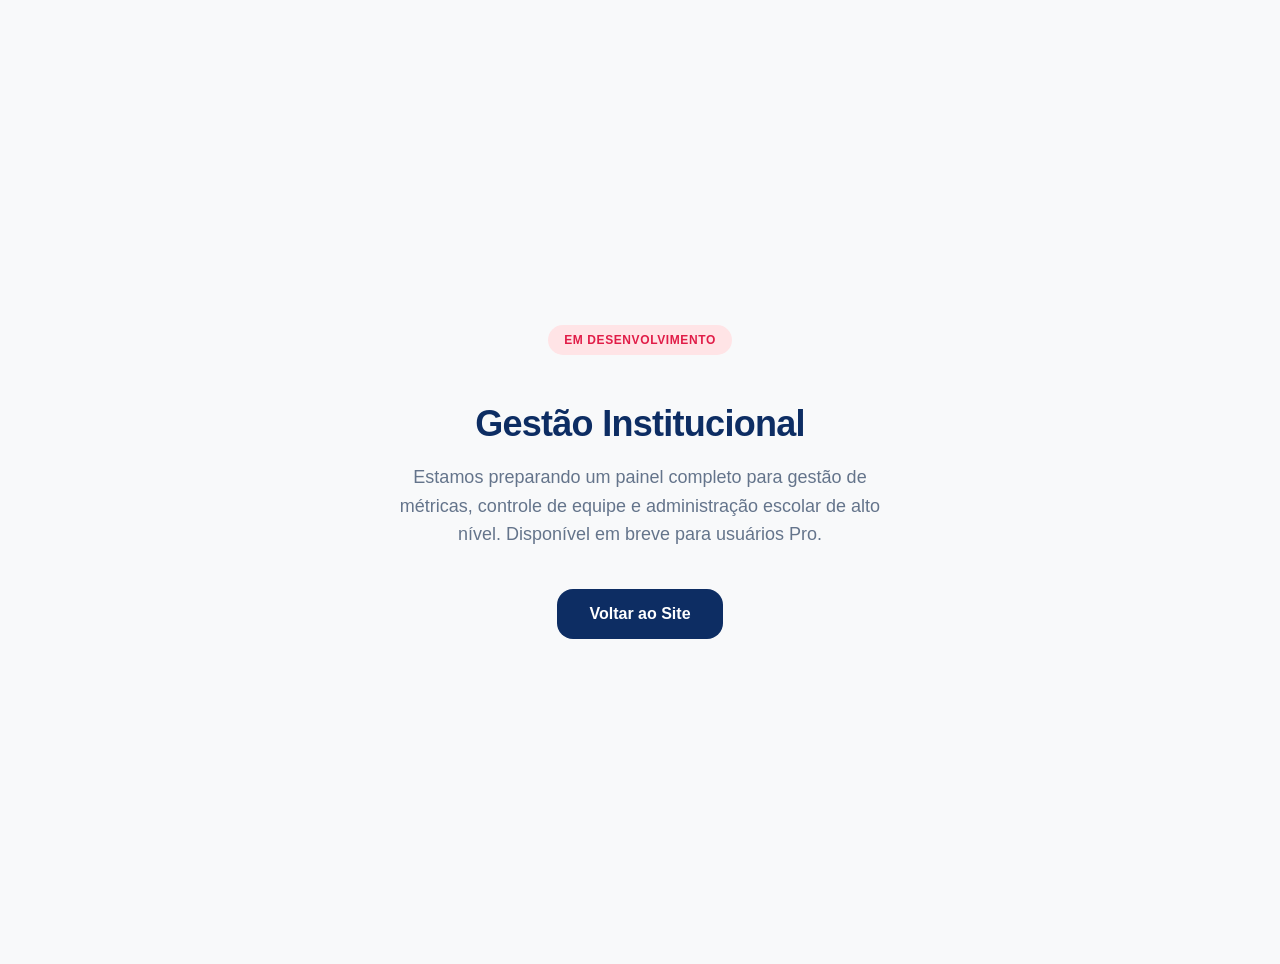
<file: escola/index.html>
<!DOCTYPE html>
<html lang="pt-BR">
<head>
    <meta charset="UTF-8">
    <meta name="viewport" content="width=device-width, initial-scale=1.0">
    <meta http-equiv="Content-Security-Policy" content="default-src 'self'; script-src 'self' 'unsafe-inline' https://cdn.tailwindcss.com; style-src 'self' 'unsafe-inline' https://fonts.googleapis.com; font-src 'self' https://fonts.gstatic.com;">
    <title>Em Desenvolvimento | Chamada Fácil Pro</title>
    <!-- Fonts -->
    <link rel="preconnect" href="https://fonts.googleapis.com">
    <link rel="preconnect" href="https://fonts.gstatic.com" crossorigin>
    <link href="https://fonts.googleapis.com/css2?family=Inter:wght@400;500;600&family=Manrope:wght@700;800&display=swap" rel="stylesheet">
    <style>
        :root {
            --primary: #0d2d63;
            --text-muted: #64748b;
            --bg-body: #f8f9fa;
        }
        body {
            font-family: 'Inter', sans-serif;
            background-color: var(--bg-body);
            color: var(--primary);
            margin: 0;
            display: flex;
            align-items: center;
            justify-content: center;
            min-height: 100vh;
            text-align: center;
            padding: 2rem;
        }
        .container {
            max-width: 500px;
        }
        h1 {
            font-family: 'Manrope', sans-serif;
            font-weight: 800;
            font-size: 2.25rem;
            margin-bottom: 1rem;
            letter-spacing: -0.02em;
        }
        p {
            color: var(--text-muted);
            font-size: 1.125rem;
            line-height: 1.6;
            margin-bottom: 2.5rem;
        }
        .badge {
            display: inline-block;
            background: #ffe4e6;
            color: #e11d48;
            padding: 0.5rem 1rem;
            border-radius: 99px;
            font-size: 0.75rem;
            font-weight: 800;
            text-transform: uppercase;
            letter-spacing: 0.05em;
            margin-bottom: 1.5rem;
        }
        .btn-back {
            display: inline-block;
            padding: 1rem 2rem;
            background: var(--primary);
            color: white;
            text-decoration: none;
            border-radius: 1rem;
            font-weight: 700;
            transition: all 0.2s;
        }
        .btn-back:hover {
            transform: translateY(-2px);
            box-shadow: 0 10px 15px -3px rgba(13, 45, 99, 0.2);
        }
    </style>
</head>
<body>
    <div class="container">
        <div class="badge">Em desenvolvimento</div>
        <h1>Gestão Institucional</h1>
        <p>Estamos preparando um painel completo para gestão de métricas, controle de equipe e administração escolar de alto nível. Disponível em breve para usuários Pro.</p>
        <a href="../index.html" class="btn-back">Voltar ao Site</a>
    </div>
</body>
</html>
</file>
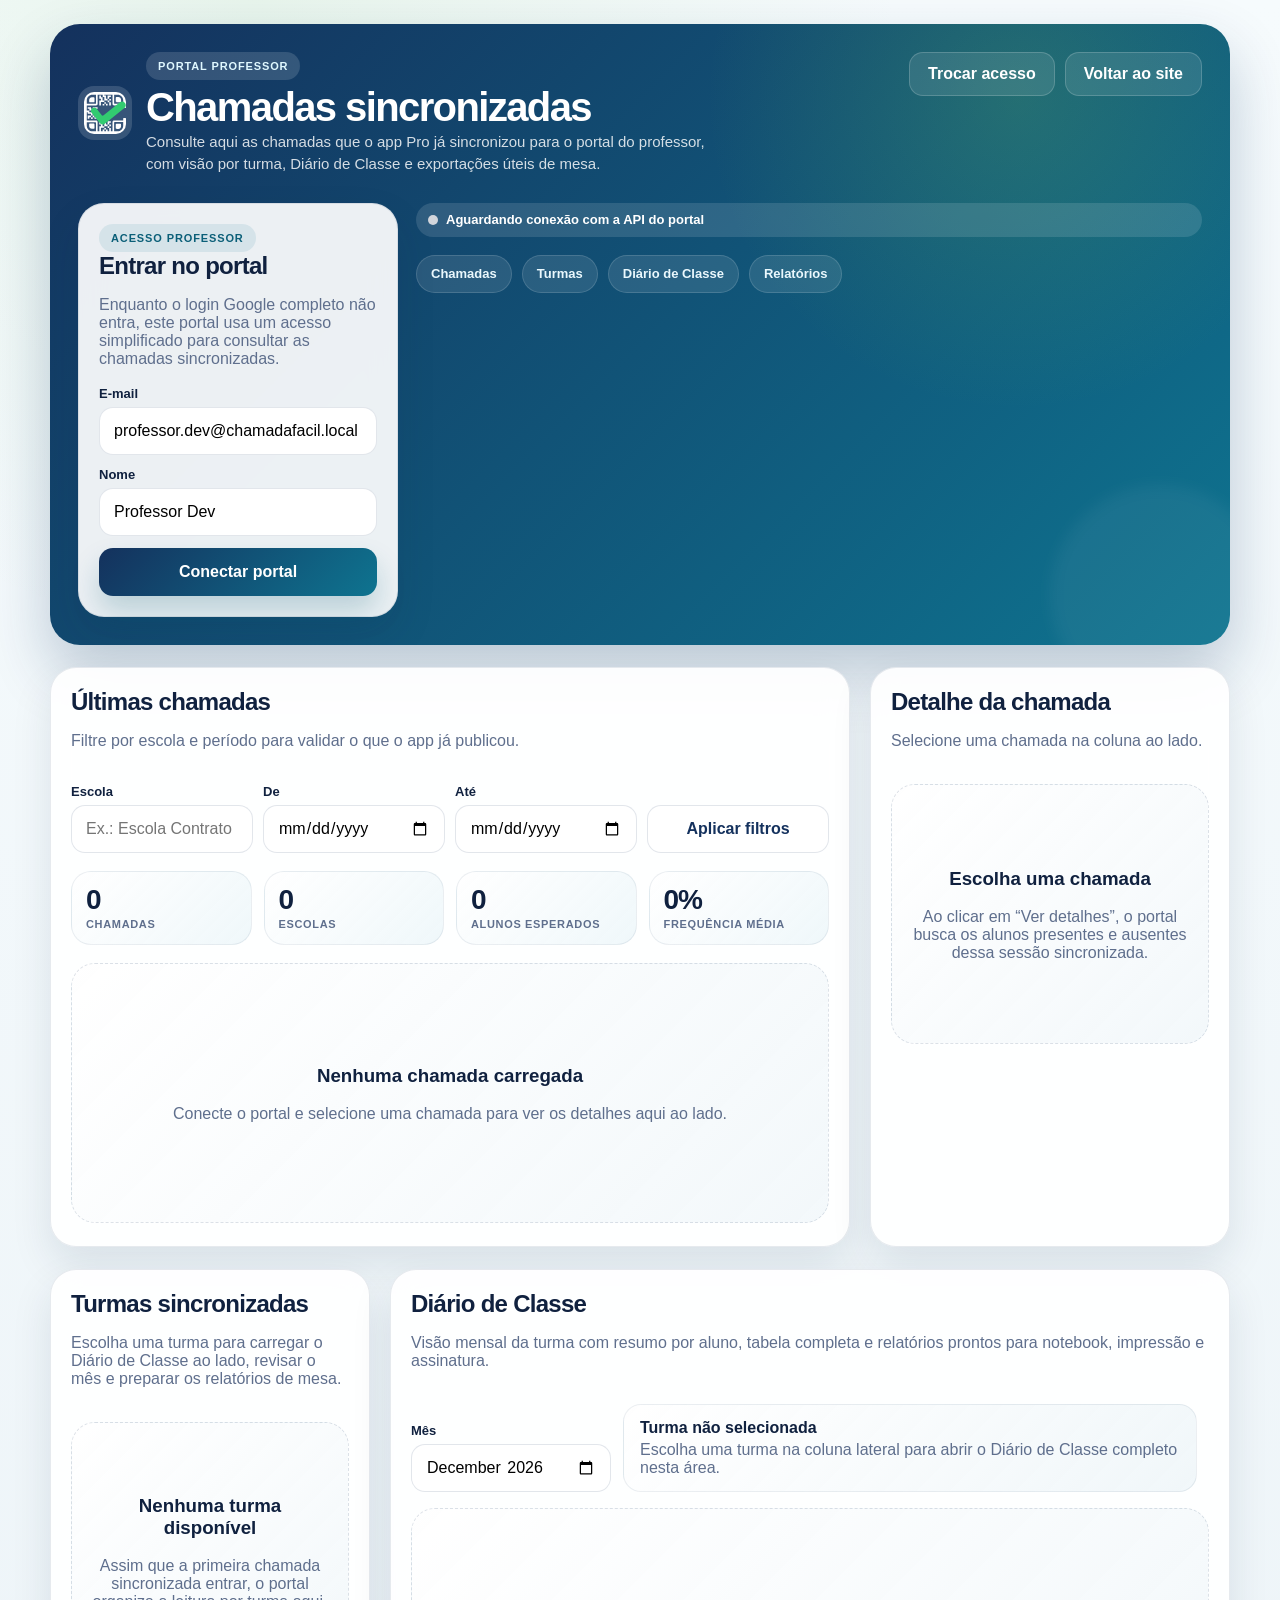
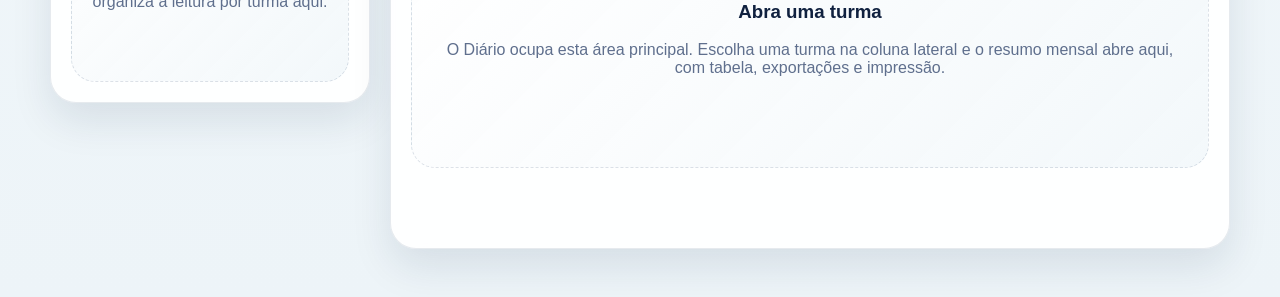
<file: professor/index.html>
<!DOCTYPE html>
<html lang="pt-BR">
<head>
    <meta charset="UTF-8">
    <meta name="viewport" content="width=device-width, initial-scale=1.0">
    <meta http-equiv="Content-Security-Policy" content="default-src 'self'; script-src 'self' 'unsafe-inline'; style-src 'self' 'unsafe-inline' https://fonts.googleapis.com; font-src 'self' https://fonts.gstatic.com; img-src 'self' data:; connect-src 'self' http://chamadafacil-api.local http://localhost:* http://127.0.0.1:* https://api.chamadafacil.net.br https://pro.chamadafacil.net.br;">
    <title>Painel do Professor | Chamada Fácil</title>
    <link rel="preconnect" href="https://fonts.googleapis.com">
    <link rel="preconnect" href="https://fonts.gstatic.com" crossorigin>
    <link href="https://fonts.googleapis.com/css2?family=Inter:wght@400;500;600;700;800&family=Manrope:wght@700;800&display=swap" rel="stylesheet">
    <style>
        :root {
            --navy: #14315D;
            --teal: #0E7490;
            --teal-deep: #0b5f78;
            --green: #6ABF57;
            --green-soft: rgba(22,163,74,0.12);
            --amber-soft: rgba(245, 158, 11, 0.14);
            --bg: #edf4f8;
            --surface: rgba(255,255,255,0.92);
            --surface-strong: #ffffff;
            --text: #10213f;
            --muted: #5f6f8d;
            --border: rgba(20,49,93,0.10);
            --shadow: 0 18px 40px rgba(14, 41, 73, 0.10);
            --danger: #dc2626;
            --warning: #b45309;
        }

        * { box-sizing: border-box; }
        html, body { margin: 0; min-height: 100%; }
        body {
            font-family: 'Inter', sans-serif;
            color: var(--text);
            background:
                radial-gradient(circle at 20% 0%, rgba(106, 191, 87, 0.10), transparent 30%),
                linear-gradient(180deg, #f6fbfd 0%, var(--bg) 100%);
        }

        a { color: inherit; text-decoration: none; }
        button, input, select { font: inherit; }
        button { cursor: pointer; }

        .page {
            width: min(1180px, calc(100% - 32px));
            margin: 0 auto;
            padding: 24px 0 48px;
        }

        .hero {
            position: relative;
            overflow: hidden;
            padding: 28px;
            border-radius: 30px;
            color: white;
            background:
                radial-gradient(circle at 82% 12%, rgba(106, 191, 87, 0.22), transparent 28%),
                linear-gradient(135deg, var(--navy) 0%, var(--teal) 100%);
            box-shadow: 0 28px 60px rgba(10, 46, 90, 0.24);
        }

        .hero::after {
            content: '';
            position: absolute;
            inset: auto -40px -60px auto;
            width: 220px;
            height: 220px;
            border-radius: 999px;
            background: rgba(255,255,255,0.05);
            filter: blur(8px);
        }

        .hero-top {
            display: flex;
            justify-content: space-between;
            gap: 20px;
            align-items: flex-start;
            margin-bottom: 28px;
        }

        .brand {
            display: flex;
            gap: 14px;
            align-items: center;
        }

        .brand img {
            width: 54px;
            height: 54px;
            border-radius: 16px;
            background: rgba(255,255,255,0.15);
            padding: 6px;
        }

        .eyebrow {
            display: inline-flex;
            align-items: center;
            min-height: 28px;
            padding: 0 12px;
            border-radius: 999px;
            background: rgba(255,255,255,0.14);
            color: #dff8ff;
            font-size: 11px;
            letter-spacing: 0.08em;
            font-weight: 800;
            text-transform: uppercase;
        }

        .brand h1 {
            margin: 8px 0 4px;
            font-family: 'Manrope', sans-serif;
            font-size: clamp(28px, 5vw, 40px);
            line-height: 0.98;
            letter-spacing: -0.04em;
        }

        .brand p {
            margin: 0;
            max-width: 560px;
            color: rgba(255,255,255,0.82);
            line-height: 1.45;
            font-size: 15px;
        }

        .hero-actions {
            display: flex;
            gap: 10px;
            flex-wrap: wrap;
        }

        .hero-link {
            display: inline-flex;
            align-items: center;
            justify-content: center;
            min-height: 44px;
            padding: 0 18px;
            border-radius: 14px;
            border: 1px solid rgba(255,255,255,0.18);
            background: rgba(255,255,255,0.10);
            color: white;
            font-weight: 700;
        }

        .hero-grid {
            display: grid;
            grid-template-columns: 320px minmax(0, 1fr);
            gap: 18px;
            align-items: start;
        }

        .hero-panels {
            display: grid;
            gap: 18px;
        }

        .card {
            border: 1px solid var(--border);
            border-radius: 26px;
            background: var(--surface);
            box-shadow: var(--shadow);
            backdrop-filter: blur(14px);
        }

        .login-card {
            padding: 20px;
            color: var(--text);
        }

        .login-card h2,
        .panel-card h2,
        .detail-card h2,
        .classes-card h2,
        .diary-card h2 {
            margin: 0 0 6px;
            font-family: 'Manrope', sans-serif;
            font-size: 24px;
            letter-spacing: -0.03em;
        }

        .login-card p,
        .panel-head p,
        .detail-head p,
        .classes-head p,
        .diary-head p,
        .empty-state p,
        .session-meta,
        .metric-label,
        .student-meta,
        .class-meta,
        .diary-note,
        .diary-column,
        .export-note {
            color: var(--muted);
        }

        .login-form {
            display: grid;
            gap: 12px;
            margin-top: 18px;
        }

        .field { display: grid; gap: 6px; }
        .field label { font-size: 13px; font-weight: 700; }
        .field input,
        .field select {
            width: 100%;
            min-height: 48px;
            padding: 0 14px;
            border-radius: 14px;
            border: 1px solid rgba(20,49,93,0.12);
            background: white;
            outline: none;
        }

        .field input:focus,
        .field select:focus {
            border-color: rgba(14, 116, 144, 0.55);
            box-shadow: 0 0 0 4px rgba(14, 116, 144, 0.10);
        }

        .btn {
            min-height: 48px;
            border: none;
            border-radius: 14px;
            font-weight: 800;
            transition: transform 0.18s ease, box-shadow 0.18s ease, background 0.18s ease;
        }

        .btn:hover { transform: translateY(-1px); }
        .btn-primary {
            background: linear-gradient(135deg, var(--navy), var(--teal));
            color: white;
            box-shadow: 0 16px 28px rgba(14, 94, 118, 0.22);
        }
        .btn-secondary {
            background: white;
            color: var(--navy);
            border: 1px solid rgba(20,49,93,0.12);
        }
        .btn-inline {
            min-height: 38px;
            padding: 0 14px;
            font-size: 13px;
        }

        .btn:disabled {
            transform: none;
            cursor: not-allowed;
            opacity: 0.58;
            box-shadow: none;
        }

        .status-pill {
            display: inline-flex;
            align-items: center;
            gap: 8px;
            min-height: 34px;
            padding: 0 12px;
            border-radius: 999px;
            background: rgba(255,255,255,0.12);
            font-size: 13px;
            font-weight: 700;
        }

        .hero-nav {
            display: flex;
            flex-wrap: wrap;
            gap: 10px;
        }

        .hero-chip {
            display: inline-flex;
            align-items: center;
            justify-content: center;
            min-height: 38px;
            padding: 0 14px;
            border-radius: 999px;
            border: 1px solid rgba(255,255,255,0.14);
            background: rgba(255,255,255,0.10);
            color: #eaf8fd;
            font-weight: 700;
            font-size: 13px;
        }

        .status-dot {
            width: 10px;
            height: 10px;
            border-radius: 999px;
            background: #d1d5db;
        }

        .status-dot.ok { background: #86efac; }
        .status-dot.warn { background: #facc15; }
        .status-dot.err { background: #f87171; }

        .portal-grid {
            display: grid;
            grid-template-columns: minmax(0, 1.2fr) 360px;
            gap: 20px;
            margin-top: 22px;
        }

        .workspace-grid {
            display: grid;
            grid-template-columns: 320px minmax(0, 1fr);
            gap: 20px;
            margin-top: 22px;
            align-items: start;
        }

        .panel-card,
        .detail-card,
        .classes-card,
        .diary-card {
            padding: 20px;
        }

        .panel-head,
        .detail-head,
        .classes-head,
        .diary-head {
            display: flex;
            justify-content: space-between;
            align-items: start;
            gap: 14px;
            margin-bottom: 18px;
        }

        .toolbar {
            display: grid;
            grid-template-columns: repeat(4, minmax(0, 1fr));
            gap: 10px;
            margin-bottom: 18px;
        }

        .metrics {
            display: grid;
            grid-template-columns: repeat(4, minmax(0, 1fr));
            gap: 12px;
            margin-bottom: 18px;
        }

        .metric {
            padding: 14px;
            border-radius: 20px;
            border: 1px solid rgba(20,49,93,0.08);
            background: linear-gradient(135deg, rgba(255,255,255,0.98), rgba(238,247,250,0.92));
        }

        .metric strong {
            display: block;
            margin-bottom: 4px;
            font-size: 28px;
            line-height: 1;
            font-weight: 900;
            letter-spacing: -0.04em;
            color: var(--text);
        }

        .metric-label {
            display: block;
            font-size: 11px;
            font-weight: 800;
            text-transform: uppercase;
            letter-spacing: 0.06em;
        }

        .sessions,
        .classes-list,
        .diary-students {
            display: grid;
            gap: 12px;
        }

        .session-item,
        .class-item {
            display: grid;
            grid-template-columns: minmax(0, 1fr) auto;
            gap: 14px;
            align-items: center;
            padding: 16px;
            border-radius: 22px;
            border: 1px solid rgba(20,49,93,0.08);
            background: white;
        }

        .class-item.active {
            background: linear-gradient(135deg, rgba(20,49,93,0.96), rgba(14,116,144,0.92));
            color: white;
            box-shadow: 0 16px 28px rgba(20, 49, 93, 0.20);
        }

        .class-item.active .class-meta,
        .class-item.active .session-meta,
        .class-item.active .class-chip,
        .class-item.active .summary-chip {
            color: rgba(255,255,255,0.86);
        }

        .session-title-row,
        .class-title-row {
            display: flex;
            gap: 12px;
            justify-content: space-between;
            align-items: flex-start;
        }

        .session-item h3,
        .class-item h3 {
            margin: 0 0 4px;
            font-size: 18px;
            line-height: 1.1;
        }

        .session-chip,
        .class-chip,
        .summary-chip {
            display: inline-flex;
            align-items: center;
            min-height: 28px;
            padding: 0 10px;
            border-radius: 999px;
            background: rgba(14, 116, 144, 0.10);
            color: var(--teal-deep);
            font-size: 12px;
            font-weight: 800;
        }

        .class-item.active .class-chip,
        .class-item.active .summary-chip {
            background: rgba(255,255,255,0.14);
            color: white;
        }

        .session-meta,
        .class-meta {
            display: flex;
            flex-wrap: wrap;
            gap: 12px;
            margin-top: 8px;
            font-size: 13px;
        }

        .session-actions,
        .class-actions,
        .diary-actions {
            display: grid;
            gap: 8px;
            min-width: 132px;
        }

        .detail-card,
        .diary-card {
            min-height: 580px;
        }

        .classes-card {
            position: sticky;
            top: 22px;
            align-self: start;
        }

        .empty-state {
            display: grid;
            place-items: center;
            min-height: 260px;
            text-align: center;
            padding: 20px;
            border: 1px dashed rgba(20,49,93,0.14);
            border-radius: 24px;
            background: linear-gradient(135deg, rgba(255,255,255,0.92), rgba(241,247,250,0.86));
        }

        .detail-summary,
        .diary-summary {
            display: grid;
            grid-template-columns: repeat(3, minmax(0, 1fr));
            gap: 10px;
            margin-bottom: 16px;
        }

        .detail-box,
        .summary-box {
            padding: 14px;
            border-radius: 18px;
            background: linear-gradient(135deg, rgba(255,255,255,0.98), rgba(239,246,249,0.90));
            border: 1px solid rgba(20,49,93,0.08);
        }

        .detail-box strong,
        .summary-box strong {
            display: block;
            margin-bottom: 3px;
            font-size: 22px;
            line-height: 1;
        }

        .students {
            display: grid;
            gap: 10px;
        }

        .student-row {
            display: flex;
            justify-content: space-between;
            gap: 12px;
            align-items: center;
            padding: 14px;
            border-radius: 18px;
            background: white;
            border: 1px solid rgba(20,49,93,0.07);
        }

        .student-row.present { background: linear-gradient(135deg, rgba(236, 253, 245, 0.98), rgba(255,255,255,0.98)); }
        .student-row.absent { background: linear-gradient(135deg, rgba(254, 242, 242, 0.98), rgba(255,255,255,0.98)); }

        .student-row h4,
        .diary-student-card h4 {
            margin: 0 0 4px;
            font-size: 15px;
        }

        .student-meta,
        .diary-student-card p {
            font-size: 12px;
        }

        .badge {
            display: inline-flex;
            align-items: center;
            min-height: 30px;
            padding: 0 11px;
            border-radius: 999px;
            font-size: 12px;
            font-weight: 800;
        }

        .badge.present { background: rgba(22, 163, 74, 0.12); color: #166534; }
        .badge.absent { background: rgba(220, 38, 38, 0.10); color: #991b1b; }

        .diary-controls {
            display: grid;
            grid-template-columns: 200px minmax(0, 1fr) auto;
            gap: 12px;
            align-items: end;
            margin-bottom: 16px;
        }

        .diary-card {
            overflow: hidden;
        }

        .diary-card.flash-focus {
            box-shadow: 0 0 0 4px rgba(14, 116, 144, 0.14), var(--shadow);
            transition: box-shadow 0.28s ease;
        }

        .diary-selected {
            padding: 14px 16px;
            border-radius: 18px;
            border: 1px solid rgba(20,49,93,0.08);
            background: linear-gradient(135deg, rgba(255,255,255,0.98), rgba(239,246,249,0.90));
        }

        .diary-selected strong {
            display: block;
            margin-bottom: 4px;
            font-size: 16px;
        }

        .diary-toolbar {
            display: flex;
            justify-content: space-between;
            align-items: center;
            gap: 14px;
            margin-bottom: 16px;
            padding: 14px 16px;
            border-radius: 18px;
            border: 1px solid rgba(20,49,93,0.08);
            background: linear-gradient(135deg, rgba(255,255,255,0.98), rgba(239,246,249,0.90));
        }

        .diary-toolbar-copy {
            max-width: 540px;
        }

        .diary-toolbar-copy strong {
            display: block;
            margin-bottom: 4px;
            font-size: 16px;
        }

        .diary-toolbar-actions {
            display: flex;
            flex-wrap: wrap;
            justify-content: flex-end;
            gap: 8px;
        }

        .reports-modal {
            position: fixed;
            inset: 0;
            display: none;
            align-items: center;
            justify-content: center;
            padding: 20px;
            background: rgba(10, 23, 44, 0.44);
            backdrop-filter: blur(8px);
            z-index: 90;
        }

        .reports-modal.show {
            display: flex;
        }

        .reports-modal-card {
            width: min(760px, 100%);
            border-radius: 28px;
            border: 1px solid rgba(20,49,93,0.10);
            background: rgba(255,255,255,0.98);
            box-shadow: 0 28px 60px rgba(10, 46, 90, 0.24);
            overflow: hidden;
        }

        .reports-modal-head {
            display: flex;
            justify-content: space-between;
            align-items: center;
            gap: 16px;
            padding: 22px 24px;
            border-bottom: 1px solid rgba(20,49,93,0.08);
        }

        .reports-modal-head h3 {
            margin: 0;
            font-family: 'Manrope', sans-serif;
            font-size: 28px;
            letter-spacing: -0.03em;
        }

        .reports-modal-close {
            width: 44px;
            height: 44px;
            border: 1px solid rgba(20,49,93,0.12);
            border-radius: 14px;
            background: white;
            color: var(--muted);
            font-size: 24px;
            line-height: 1;
        }

        .reports-modal-body {
            padding: 24px;
            display: grid;
            gap: 20px;
        }

        .report-section {
            display: grid;
            gap: 12px;
            padding: 18px 20px;
            border-radius: 22px;
            border: 1px solid rgba(20,49,93,0.08);
            background: linear-gradient(135deg, rgba(255,255,255,0.98), rgba(239,246,249,0.90));
        }

        .report-section h4 {
            margin: 0;
            font-family: 'Manrope', sans-serif;
            font-size: 22px;
            letter-spacing: -0.02em;
        }

        .report-actions {
            display: flex;
            flex-wrap: wrap;
            gap: 10px;
        }

        .report-preview {
            padding: 14px 16px;
            border-radius: 18px;
            background: rgba(255,255,255,0.78);
            border: 1px solid rgba(20,49,93,0.08);
            color: var(--muted);
            font-size: 14px;
        }

        .summary-row {
            display: flex;
            gap: 10px;
            flex-wrap: wrap;
            margin-top: 10px;
        }

        .summary-chip.ok { background: var(--green-soft); color: #166534; }
        .summary-chip.warn { background: var(--amber-soft); color: #92400e; }

        .diary-students {
            grid-template-columns: repeat(3, minmax(0, 1fr));
            margin-bottom: 18px;
        }

        .diary-student-card {
            padding: 16px;
            border-radius: 20px;
            border: 1px solid rgba(20,49,93,0.08);
            background: white;
        }

        .table-wrap {
            overflow: auto;
            border: 1px solid rgba(20,49,93,0.08);
            border-radius: 22px;
            background: white;
        }

        .diary-table {
            width: 100%;
            min-width: 780px;
            border-collapse: collapse;
        }

        .diary-table th,
        .diary-table td {
            padding: 12px 10px;
            border-bottom: 1px solid rgba(20,49,93,0.08);
            border-right: 1px solid rgba(20,49,93,0.06);
            text-align: center;
            font-size: 14px;
            white-space: nowrap;
        }

        .diary-table th:first-child,
        .diary-table td:first-child,
        .diary-table th:nth-child(2),
        .diary-table td:nth-child(2) {
            text-align: left;
            position: sticky;
            background: white;
            z-index: 2;
        }

        .diary-table th:first-child,
        .diary-table td:first-child { left: 0; min-width: 58px; }
        .diary-table th:nth-child(2),
        .diary-table td:nth-child(2) { left: 58px; min-width: 220px; }

        .diary-table th {
            position: sticky;
            top: 0;
            background: #f5fafc;
            z-index: 3;
            font-weight: 800;
        }

        .diary-table td.present-cell {
            background: rgba(22,163,74,0.08);
            color: #166534;
            font-weight: 800;
        }

        .diary-table td.absent-cell {
            background: rgba(220,38,38,0.08);
            color: #991b1b;
            font-weight: 800;
        }

        .message {
            display: none;
            margin-top: 14px;
            padding: 12px 14px;
            border-radius: 16px;
            font-size: 14px;
            font-weight: 600;
        }

        .message.show { display: block; }
        .message.info { background: rgba(14,116,144,0.10); color: var(--teal-deep); }
        .message.error { background: rgba(220,38,38,0.10); color: #991b1b; }
        .message.success { background: rgba(22,163,74,0.10); color: #166534; }

        .hidden { display: none !important; }

        .export-note {
            font-size: 13px;
            margin-top: 8px;
        }

        @media (max-width: 1100px) {
            .portal-grid,
            .workspace-grid {
                grid-template-columns: 1fr;
            }

            .detail-card,
            .diary-card { min-height: 0; }
        }

        @media (max-width: 860px) {
            .diary-students { grid-template-columns: 1fr 1fr; }
            .diary-controls { grid-template-columns: 1fr; }
            .diary-actions { min-width: 0; grid-template-columns: 1fr 1fr; }
            .diary-toolbar {
                display: grid;
                grid-template-columns: 1fr;
                align-items: start;
            }
            .diary-toolbar-actions {
                justify-content: flex-start;
            }
        }

        @media (max-width: 720px) {
            .page { width: min(100% - 20px, 1180px); }
            .hero { padding: 20px; border-radius: 24px; }
            .hero-top,
            .panel-head,
            .detail-head,
            .classes-head,
            .diary-head,
            .session-item,
            .class-item,
            .session-title-row,
            .class-title-row {
                grid-template-columns: 1fr;
                display: grid;
            }
            .toolbar,
            .metrics,
            .detail-summary,
            .diary-summary {
                grid-template-columns: 1fr 1fr;
            }
            .session-actions,
            .class-actions,
            .diary-actions { min-width: 0; }
            .diary-students { grid-template-columns: 1fr; }
            .classes-card {
                position: static;
            }
        }

        @media (max-width: 520px) {
            .toolbar,
            .metrics,
            .detail-summary,
            .diary-summary {
                grid-template-columns: 1fr;
            }
            .student-row {
                align-items: flex-start;
                flex-direction: column;
            }
            .report-actions {
                display: grid;
                grid-template-columns: 1fr;
            }
        }
    </style>
</head>
<body>
    <div class="page">
        <section class="hero">
            <div class="hero-top">
                <div class="brand">
                    <img src="../assets/logo1024wt.svg" alt="Logo Chamada Facil">
                    <div>
                        <span class="eyebrow">Portal Professor</span>
                        <h1>Chamadas sincronizadas</h1>
                        <p>Consulte aqui as chamadas que o app Pro já sincronizou para o portal do professor, com visão por turma, Diário de Classe e exportações úteis de mesa.</p>
                    </div>
                </div>
                <div class="hero-actions">
                    <a class="hero-link" href="../login.html?mode=professor">Trocar acesso</a>
                    <a class="hero-link" href="https://chamadafacil.net.br">Voltar ao site</a>
                </div>
            </div>

            <div class="hero-grid">
                <section class="card login-card">
                    <span class="eyebrow" style="background: rgba(14,116,144,0.10); color: var(--teal-deep);">Acesso professor</span>
                    <h2>Entrar no portal</h2>
                    <p>Enquanto o login Google completo não entra, este portal usa um acesso simplificado para consultar as chamadas sincronizadas.</p>

                    <form id="login-form" class="login-form">
                        <div class="field">
                            <label for="login-email">E-mail</label>
                            <input id="login-email" type="email" placeholder="professor.dev@chamadafacil.local" required>
                        </div>
                        <div class="field">
                            <label for="login-name">Nome</label>
                            <input id="login-name" type="text" placeholder="Professor Dev" required>
                        </div>
                        <button class="btn btn-primary" type="submit">Conectar portal</button>
                        <button id="btn-refresh" class="btn btn-secondary hidden" type="button">Atualizar chamadas</button>
                    </form>

                    <div id="login-message" class="message info"></div>
                </section>

                <div class="hero-panels">
                    <div class="status-pill">
                        <span id="status-dot" class="status-dot"></span>
                        <span id="status-text">Aguardando conexão com a API do portal</span>
                    </div>
                    <div class="hero-nav">
                        <a class="hero-chip" href="#calls">Chamadas</a>
                        <a class="hero-chip" href="#classes">Turmas</a>
                        <a class="hero-chip" href="#diary">Diário de Classe</a>
                        <a class="hero-chip" href="#reports">Relatórios</a>
                    </div>
                </div>
            </div>
        </section>

        <section id="calls" class="portal-grid">
            <section class="card panel-card">
                <div class="panel-head">
                    <div>
                        <h2>Últimas chamadas</h2>
                        <p>Filtre por escola e período para validar o que o app já publicou.</p>
                    </div>
                    <button id="btn-clear-auth" class="btn btn-secondary hidden" type="button">Sair do portal</button>
                </div>

                <div class="toolbar">
                    <div class="field">
                        <label for="filter-school">Escola</label>
                        <input id="filter-school" type="text" placeholder="Ex.: Escola Contrato">
                    </div>
                    <div class="field">
                        <label for="filter-date-from">De</label>
                        <input id="filter-date-from" type="date">
                    </div>
                    <div class="field">
                        <label for="filter-date-to">Até</label>
                        <input id="filter-date-to" type="date">
                    </div>
                    <div class="field">
                        <label>&nbsp;</label>
                        <button id="btn-filter" class="btn btn-secondary" type="button">Aplicar filtros</button>
                    </div>
                </div>

                <div class="metrics">
                    <div class="metric"><strong id="metric-total">0</strong><span class="metric-label">Chamadas</span></div>
                    <div class="metric"><strong id="metric-schools">0</strong><span class="metric-label">Escolas</span></div>
                    <div class="metric"><strong id="metric-students">0</strong><span class="metric-label">Alunos esperados</span></div>
                    <div class="metric"><strong id="metric-frequency">0%</strong><span class="metric-label">Frequência média</span></div>
                </div>

                <div id="sessions-list" class="sessions"></div>
                <div id="sessions-empty" class="empty-state">
                    <div>
                        <h3>Nenhuma chamada carregada</h3>
                        <p>Conecte o portal e selecione uma chamada para ver os detalhes aqui ao lado.</p>
                    </div>
                </div>
            </section>

            <aside class="card detail-card">
                <div class="detail-head">
                    <div>
                        <h2>Detalhe da chamada</h2>
                        <p id="detail-subtitle">Selecione uma chamada na coluna ao lado.</p>
                    </div>
                </div>

                <div id="detail-empty" class="empty-state">
                    <div>
                        <h3>Escolha uma chamada</h3>
                        <p>Ao clicar em “Ver detalhes”, o portal busca os alunos presentes e ausentes dessa sessão sincronizada.</p>
                    </div>
                </div>

                <div id="detail-content" class="hidden">
                    <div class="detail-summary">
                        <div class="detail-box"><strong id="detail-present">0</strong><span class="metric-label">Presentes</span></div>
                        <div class="detail-box"><strong id="detail-absent">0</strong><span class="metric-label">Ausentes</span></div>
                        <div class="detail-box"><strong id="detail-frequency">0%</strong><span class="metric-label">Frequência</span></div>
                    </div>
                    <div id="students-list" class="students"></div>
                </div>
            </aside>
        </section>

        <section id="classes" class="workspace-grid">
            <section class="card classes-card">
                <div class="classes-head">
                    <div>
                        <h2>Turmas sincronizadas</h2>
                        <p>Escolha uma turma para carregar o Diário de Classe ao lado, revisar o mês e preparar os relatórios de mesa.</p>
                    </div>
                </div>
                <div id="classes-list" class="classes-list"></div>
                <div id="classes-empty" class="empty-state">
                    <div>
                        <h3>Nenhuma turma disponível</h3>
                        <p>Assim que a primeira chamada sincronizada entrar, o portal organiza a leitura por turma aqui.</p>
                    </div>
                </div>
            </section>

            <section id="diary" class="card diary-card">
                <div class="diary-head">
                    <div>
                        <h2>Diário de Classe</h2>
                        <p>Visão mensal da turma com resumo por aluno, tabela completa e relatórios prontos para notebook, impressão e assinatura.</p>
                    </div>
                </div>

                <div class="diary-controls">
                    <div class="field">
                        <label for="diary-month">Mês</label>
                        <input id="diary-month" type="month">
                    </div>
                    <div id="diary-selected" class="diary-selected">
                        <strong>Turma não selecionada</strong>
                        <span class="diary-note">Escolha uma turma na coluna lateral para abrir o Diário de Classe completo nesta área.</span>
                    </div>
                    <div></div>
                </div>

                <div id="diary-empty" class="empty-state">
                    <div>
                        <h3>Abra uma turma</h3>
                        <p>O Diário ocupa esta área principal. Escolha uma turma na coluna lateral e o resumo mensal abre aqui, com tabela, exportações e impressão.</p>
                    </div>
                </div>

                <div id="diary-content" class="hidden">
                    <div class="diary-toolbar">
                        <div class="diary-toolbar-copy">
                            <strong>Relatórios do mês visível</strong>
                            <span class="diary-note">Abra o modal de relatórios para exportar a planilha, gerar o PDF mensal completo ou imprimir a lista assinável da turma.</span>
                        </div>
                        <div id="reports" class="diary-toolbar-actions">
                            <button id="btn-open-reports" class="btn btn-primary btn-inline" type="button" disabled>Relatórios</button>
                        </div>
                    </div>
                    <div class="diary-summary">
                        <div class="summary-box"><strong id="diary-total-sessions">0</strong><span class="metric-label">Chamadas no mês</span></div>
                        <div class="summary-box"><strong id="diary-total-students">0</strong><span class="metric-label">Alunos na turma</span></div>
                        <div class="summary-box"><strong id="diary-month-frequency">0%</strong><span class="metric-label">Frequência média</span></div>
                    </div>
                    <div id="diary-meta" class="message show info">Diário pronto para visualização e exportação.</div>
                    <div id="diary-students" class="diary-students"></div>
                    <div class="table-wrap">
                        <table class="diary-table">
                            <thead id="diary-head-row"></thead>
                            <tbody id="diary-body"></tbody>
                        </table>
                    </div>
                    <p class="export-note">Exportação em CSV e impressão da lista de presença com assinatura usam exatamente o mês e a turma visíveis aqui.</p>
                </div>
            </section>
        </section>
    </div>

    <div id="reports-modal" class="reports-modal" aria-hidden="true">
        <div class="reports-modal-card">
            <div class="reports-modal-head">
                <h3>Relatórios</h3>
                <button id="btn-close-reports" class="reports-modal-close" type="button" aria-label="Fechar relatórios">×</button>
            </div>
            <div class="reports-modal-body">
                <section class="report-section">
                    <h4>Relatório Mensal de Chamadas</h4>
                    <p class="diary-note">Exporta o Diário de Classe do mês selecionado, com a grade mensal completa e os totais por aluno.</p>
                    <div class="report-actions">
                        <button id="btn-export-diary-csv" class="btn btn-secondary btn-inline" type="button">Baixar planilha</button>
                        <button id="btn-export-diary-pdf" class="btn btn-secondary btn-inline" type="button">Baixar relatório mensal (PDF)</button>
                    </div>
                </section>

                <section class="report-section">
                    <h4>Lista de Presença</h4>
                    <p class="diary-note">Gera a versão para assinatura em mesa, separada do relatório mensal. Ideal para impressão e conferência.</p>
                    <div class="report-actions">
                        <button id="btn-print-signature" class="btn btn-primary btn-inline" type="button">Imprimir lista de presença</button>
                    </div>
                </section>

                <section class="report-section">
                    <h4>Pontuação</h4>
                    <p class="diary-note">Totalização dos pontos por aluno no mês selecionado. Essa parte ainda depende da mesma base de eventos do apk para entrar no portal.</p>
                    <div class="report-actions">
                        <button id="btn-points-pdf" class="btn btn-secondary btn-inline" type="button">Gerar PDF de Pontos</button>
                    </div>
                    <div id="report-points-preview" class="report-preview">No momento, a pontuação ainda não está sincronizada no portal professor.</div>
                </section>
            </div>
        </div>
    </div>

    <script src="../libs/jspdf.umd.min.js"></script>
    <script>
        const API_BASE = resolveApiBase();
        const STORAGE_KEY = 'cf_portal_professor_auth';
        const state = {
            token: '',
            user: null,
            sessions: [],
            classGroups: [],
            detailCache: new Map(),
            selectedClassKey: '',
            diaryModel: null
        };

        function resolveApiBase() {
            const params = new URLSearchParams(window.location.search);
            const override = params.get('apiBase') || localStorage.getItem('cf_api_base_override');
            if (override) return override.replace(/\/$/, '');

            const host = window.location.hostname;
            if (host === 'localhost' || host === '127.0.0.1') {
                return 'http://chamadafacil-api.local';
            }

            return window.location.origin + '/api';
        }

        function apiLabel() {
            return API_BASE.includes('chamadafacil-api.local') ? 'API local' : 'API do portal';
        }

        function setMessage(text, type = 'info') {
            const el = document.getElementById('login-message');
            el.textContent = text;
            el.className = `message show ${type}`;
        }

        function clearMessage() {
            const el = document.getElementById('login-message');
            el.textContent = '';
            el.className = 'message';
        }

        function updateStatus(text, tone = 'neutral') {
            const dot = document.getElementById('status-dot');
            const label = document.getElementById('status-text');
            dot.className = 'status-dot';
            if (tone === 'ok') dot.classList.add('ok');
            if (tone === 'warn') dot.classList.add('warn');
            if (tone === 'err') dot.classList.add('err');
            label.textContent = text;
        }

        async function apiRequest(path, options = {}) {
            const response = await fetch(`${API_BASE}${path}`, {
                method: options.method || 'GET',
                headers: {
                    Accept: 'application/json',
                    ...(options.body ? { 'Content-Type': 'application/json' } : {}),
                    ...(state.token ? { Authorization: `Bearer ${state.token}` } : {})
                },
                body: options.body ? JSON.stringify(options.body) : undefined
            });

            const data = await response.json().catch(() => ({}));
            if (!response.ok) {
                throw new Error(data?.message || data?.error || `HTTP ${response.status}`);
            }
            return data;
        }

        function persistAuth() {
            localStorage.setItem(STORAGE_KEY, JSON.stringify({ token: state.token, user: state.user }));
        }

        function restoreAuth() {
            try {
                const raw = localStorage.getItem(STORAGE_KEY);
                if (!raw) return false;
                const saved = JSON.parse(raw);
                state.token = saved?.token || '';
                state.user = saved?.user || null;
                return !!state.token;
            } catch {
                return false;
            }
        }

        function clearAuth() {
            state.token = '';
            state.user = null;
            state.sessions = [];
            state.classGroups = [];
            state.selectedClassKey = '';
            state.diaryModel = null;
            state.detailCache = new Map();
            localStorage.removeItem(STORAGE_KEY);
            document.getElementById('btn-refresh').classList.add('hidden');
            document.getElementById('btn-clear-auth').classList.add('hidden');
            updateStatus('Aguardando conexão com a API do portal', 'neutral');
            renderSessions([]);
            renderClassGroups([]);
            resetDetail();
            resetDiary();
        }

        async function login(email, name) {
            const payload = await apiRequest('/auth/dev-login', {
                method: 'POST',
                body: { email, name }
            });
            state.token = payload.token;
            state.user = payload.user || null;
            persistAuth();
            document.getElementById('btn-refresh').classList.remove('hidden');
            document.getElementById('btn-clear-auth').classList.remove('hidden');
            updateStatus(`Conectado como ${state.user?.name || email}`, 'ok');
            setMessage('Portal conectado. Buscando chamadas sincronizadas...', 'success');
            await loadSessions();
        }

        function renderMetrics(sessions) {
            const total = sessions.length;
            const schools = new Set(sessions.map((item) => item.school_name || 'Sem escola')).size;
            const students = sessions.reduce((sum, item) => sum + (Number(item.total_students) || 0), 0);
            const frequencyAvg = total
                ? Math.round((sessions.reduce((sum, item) => sum + (Number(item.frequency_percent) || 0), 0) / total) * 10) / 10
                : 0;

            document.getElementById('metric-total').textContent = total;
            document.getElementById('metric-schools').textContent = schools;
            document.getElementById('metric-students').textContent = students;
            document.getElementById('metric-frequency').textContent = `${String(frequencyAvg).replace('.', ',')}%`;
        }

        function renderSessions(sessions) {
            state.sessions = sessions;
            renderMetrics(sessions);

            const list = document.getElementById('sessions-list');
            const empty = document.getElementById('sessions-empty');

            if (!sessions.length) {
                list.innerHTML = '';
                empty.classList.remove('hidden');
                return;
            }

            empty.classList.add('hidden');
            list.innerHTML = sessions.map((session) => `
                <article class="session-item">
                    <div>
                        <div class="session-title-row">
                            <div>
                                <h3>${escapeHtml(session.class_name || 'Turma')}</h3>
                                <div class="session-chip">${escapeHtml(session.school_name || 'Sem escola')}</div>
                            </div>
                            <div class="session-chip">${formatDate(session.attendance_date)} · ${session.slot}º horário</div>
                        </div>
                        <div class="session-meta">
                            <span>${session.present_count}/${session.total_students} presentes</span>
                            <span>${String(session.frequency_percent).replace('.', ',')}% frequência</span>
                            <span>${formatDateTime(session.finished_at || session.started_at || session.created_at)}</span>
                        </div>
                    </div>
                    <div class="session-actions">
                        <button class="btn btn-secondary btn-inline" type="button" onclick="loadDetail(${session.id})">Ver detalhes</button>
                    </div>
                </article>
            `).join('');
        }

        function buildClassGroups(sessions) {
            const map = new Map();
            sessions.forEach((session) => {
                const schoolName = session.school_name || 'Sem escola';
                const className = session.class_name || 'Turma';
                const key = `${schoolName}::${className}`;
                if (!map.has(key)) {
                    map.set(key, {
                        key,
                        schoolName,
                        className,
                        sessions: [],
                        totalStudents: Number(session.total_students) || 0,
                        lastDate: session.attendance_date || ''
                    });
                }
                const group = map.get(key);
                group.sessions.push(session);
                group.totalStudents = Math.max(group.totalStudents, Number(session.total_students) || 0);
                if ((session.attendance_date || '') > group.lastDate) {
                    group.lastDate = session.attendance_date || '';
                }
            });

            return Array.from(map.values())
                .map((group) => {
                    const totalSessions = group.sessions.length;
                    const avgFrequency = totalSessions
                        ? Math.round((group.sessions.reduce((sum, item) => sum + (Number(item.frequency_percent) || 0), 0) / totalSessions) * 10) / 10
                        : 0;
                    return {
                        ...group,
                        totalSessions,
                        avgFrequency
                    };
                })
                .sort((a, b) => {
                    if (a.schoolName !== b.schoolName) return a.schoolName.localeCompare(b.schoolName, 'pt-BR');
                    return a.className.localeCompare(b.className, 'pt-BR');
                });
        }

        function renderClassGroups(groups) {
            state.classGroups = groups;
            const list = document.getElementById('classes-list');
            const empty = document.getElementById('classes-empty');

            if (!groups.length) {
                list.innerHTML = '';
                empty.classList.remove('hidden');
                resetDiary();
                return;
            }

            empty.classList.add('hidden');
            list.innerHTML = groups.map((group) => `
                <article class="class-item ${group.key === state.selectedClassKey ? 'active' : ''}">
                    <div>
                        <div class="class-title-row">
                            <div>
                                <h3>${escapeHtml(group.className)}</h3>
                                <div class="class-chip">${escapeHtml(group.schoolName)}</div>
                            </div>
                            <div class="summary-chip ${group.avgFrequency >= 75 ? 'ok' : 'warn'}">${String(group.avgFrequency).replace('.', ',')}%</div>
                        </div>
                        <div class="class-meta">
                            <span>${group.totalSessions} chamada(s)</span>
                            <span>${group.totalStudents} aluno(s)</span>
                            <span>Última leitura: ${formatDate(group.lastDate)}</span>
                        </div>
                    </div>
                    <div class="class-actions">
                        <button class="btn btn-secondary btn-inline" type="button" onclick="selectClassGroup('${encodeForAttr(group.key)}')">Abrir no painel</button>
                    </div>
                </article>
            `).join('');
        }

        function resetDetail() {
            document.getElementById('detail-empty').classList.remove('hidden');
            document.getElementById('detail-content').classList.add('hidden');
            document.getElementById('detail-subtitle').textContent = 'Selecione uma chamada na coluna ao lado.';
            document.getElementById('students-list').innerHTML = '';
        }

        function resetDiary() {
            state.diaryModel = null;
            closeReportsModal();
            document.getElementById('diary-empty').classList.remove('hidden');
            document.getElementById('diary-content').classList.add('hidden');
            document.getElementById('diary-selected').innerHTML = '<strong>Turma não selecionada</strong><span class="diary-note">Escolha uma turma na coluna lateral para abrir o Diário de Classe completo nesta área.</span>';
            document.getElementById('diary-students').innerHTML = '';
            document.getElementById('diary-head-row').innerHTML = '';
            document.getElementById('diary-body').innerHTML = '';
            document.getElementById('diary-total-sessions').textContent = '0';
            document.getElementById('diary-total-students').textContent = '0';
            document.getElementById('diary-month-frequency').textContent = '0%';
            document.getElementById('diary-meta').textContent = 'Diário pronto para visualização e exportação.';
            document.getElementById('btn-open-reports').disabled = true;
        }

        function openReportsModal() {
            if (!state.diaryModel) {
                setMessage('Selecione uma turma com chamadas no mês para abrir os relatórios.', 'info');
                return;
            }
            const modal = document.getElementById('reports-modal');
            modal.classList.add('show');
            modal.setAttribute('aria-hidden', 'false');
        }

        function closeReportsModal() {
            const modal = document.getElementById('reports-modal');
            modal.classList.remove('show');
            modal.setAttribute('aria-hidden', 'true');
        }

        async function applyHashNavigation() {
            const hash = String(window.location.hash || '').toLowerCase();
            if (!hash || hash === '#chamadas') return;

            if (hash === '#classes') {
                document.getElementById('classes')?.scrollIntoView({ behavior: 'smooth', block: 'start' });
                return;
            }

            if ((hash === '#diary' || hash === '#reports') && state.classGroups.length && !state.selectedClassKey) {
                await selectClassGroup(encodeForAttr(state.classGroups[0].key), false);
            }

            if (hash === '#diary') {
                focusDiaryPanel();
                return;
            }

            if (hash === '#reports') {
                if (!state.diaryModel) {
                    setMessage('Selecione uma turma com chamadas no mês para abrir os relatórios.', 'info');
                    document.getElementById('classes')?.scrollIntoView({ behavior: 'smooth', block: 'start' });
                    return;
                }
                focusDiaryPanel();
                openReportsModal();
            }
        }

        function currentMonthValue() {
            return document.getElementById('diary-month').value;
        }

        function ensureDefaultMonth() {
            const monthInput = document.getElementById('diary-month');
            if (monthInput.value) return;
            const firstSession = state.sessions[0];
            const base = firstSession?.attendance_date || new Date().toISOString().slice(0, 10);
            monthInput.value = base.slice(0, 7);
        }

        function monthFromDate(dateValue) {
            const text = String(dateValue || '');
            return /^\d{4}-\d{2}-\d{2}$/.test(text) ? text.slice(0, 7) : '';
        }

        function applyGroupMonth(group, force = false) {
            const monthInput = document.getElementById('diary-month');
            const suggestedMonth = monthFromDate(group?.lastDate || group?.sessions?.[0]?.attendance_date || '');
            if (!suggestedMonth) return;
            if (force || !monthInput.value) {
                monthInput.value = suggestedMonth;
            }
        }

        async function jumpToLastMonthForSelectedClass() {
            const group = state.classGroups.find((item) => item.key === state.selectedClassKey);
            const suggestedMonth = monthFromDate(group?.lastDate || group?.sessions?.[0]?.attendance_date || '');
            if (!group || !suggestedMonth) return;
            const monthInput = document.getElementById('diary-month');
            if (monthInput.value !== suggestedMonth) {
                monthInput.value = suggestedMonth;
            }
            await loadDiaryForSelectedClass();
        }

        async function loadSessions() {
            if (!state.token) return;

            const params = new URLSearchParams();
            const school = document.getElementById('filter-school').value.trim();
            const dateFrom = document.getElementById('filter-date-from').value;
            const dateTo = document.getElementById('filter-date-to').value;
            params.set('limit', '120');
            if (school) params.set('school_name', school);
            if (dateFrom) params.set('date_from', dateFrom);
            if (dateTo) params.set('date_to', dateTo);

            try {
                updateStatus('Consultando chamadas sincronizadas...', 'warn');
                const data = await apiRequest(`/attendance-sessions?${params.toString()}`);
                const sessions = data.sessions || [];
                renderSessions(sessions);
                const groups = buildClassGroups(sessions);
                renderClassGroups(groups);
                ensureDefaultMonth();
                if (groups.length) {
                    const selected = groups.some((item) => item.key === state.selectedClassKey)
                        ? state.selectedClassKey
                        : groups[0].key;
                    await selectClassGroup(encodeForAttr(selected), false);
                } else {
                    resetDiary();
                }
                updateStatus(`${apiLabel()} conectada · ${data.pagination?.total || 0} chamada(s) encontrada(s)`, 'ok');
                clearMessage();
                await applyHashNavigation();
            } catch (error) {
                updateStatus('Erro ao consultar chamadas sincronizadas', 'err');
                setMessage(error.message || 'Não foi possível carregar as chamadas.', 'error');
                renderSessions([]);
                renderClassGroups([]);
                resetDetail();
                resetDiary();
            }
        }

        async function loadDetail(id) {
            try {
                const data = await apiRequest(`/attendance-sessions/detail?id=${id}`);
                const session = data.session;
                const students = data.students || [];
                state.detailCache.set(Number(id), data);
                document.getElementById('detail-empty').classList.add('hidden');
                document.getElementById('detail-content').classList.remove('hidden');
                document.getElementById('detail-subtitle').textContent = `${session.class_name} · ${session.school_name || 'Sem escola'} · ${formatDate(session.attendance_date)}`;
                document.getElementById('detail-present').textContent = session.present_count;
                document.getElementById('detail-absent').textContent = session.absent_count;
                document.getElementById('detail-frequency').textContent = `${String(session.frequency_percent).replace('.', ',')}%`;
                document.getElementById('students-list').innerHTML = students.map((student) => `
                    <div class="student-row ${student.status}">
                        <div>
                            <h4>${escapeHtml(student.student_name)}</h4>
                            <div class="student-meta">
                                ${student.enrollment_code ? `Matrícula ${escapeHtml(student.enrollment_code)} · ` : ''}
                                ${student.origin === 'manual' ? 'Registro manual' : student.origin === 'qr' ? 'Leitura QR' : 'Não registrado'}
                            </div>
                        </div>
                        <span class="badge ${student.status}">${student.status === 'present' ? 'Presente' : 'Ausente'}</span>
                    </div>
                `).join('');
            } catch (error) {
                setMessage(error.message || 'Não foi possível carregar o detalhe da chamada.', 'error');
            }
        }

        async function ensureSessionDetail(sessionId) {
            const numericId = Number(sessionId);
            if (state.detailCache.has(numericId)) return state.detailCache.get(numericId);
            const data = await apiRequest(`/attendance-sessions/detail?id=${numericId}`);
            state.detailCache.set(numericId, data);
            return data;
        }

        async function selectClassGroup(encodedKey, updateHash = true) {
            const key = decodeFromAttr(encodedKey);
            state.selectedClassKey = key;
            renderClassGroups(state.classGroups);
            const group = state.classGroups.find((item) => item.key === state.selectedClassKey);
            applyGroupMonth(group, true);
            if (updateHash) history.replaceState(null, '', '#diary');
            await loadDiaryForSelectedClass();
            focusDiaryPanel();
        }

        async function loadDiaryForSelectedClass() {
            const group = state.classGroups.find((item) => item.key === state.selectedClassKey);
            if (!group) {
                resetDiary();
                return;
            }

            ensureDefaultMonth();
            const month = currentMonthValue();
            const monthlySessions = group.sessions
                .filter((session) => (session.attendance_date || '').startsWith(month))
                .sort((a, b) => {
                    const byDate = String(a.attendance_date || '').localeCompare(String(b.attendance_date || ''));
                    if (byDate !== 0) return byDate;
                    return Number(a.slot || 0) - Number(b.slot || 0);
                });

            document.getElementById('diary-selected').innerHTML = `
                <strong>${escapeHtml(group.className)}</strong>
                <span class="diary-note">${escapeHtml(group.schoolName)} · ${monthLabel(month)} · ${monthlySessions.length} chamada(s) no mês visível.</span>
                <div class="summary-row">
                    <span class="summary-chip ok">${group.totalStudents} aluno(s)</span>
                    <span class="summary-chip ${group.avgFrequency >= 75 ? 'ok' : 'warn'}">${String(group.avgFrequency).replace('.', ',')}% média geral</span>
                </div>
            `;

            if (!monthlySessions.length) {
                state.diaryModel = null;
                closeReportsModal();
                document.getElementById('btn-open-reports').disabled = true;
                document.getElementById('diary-empty').classList.remove('hidden');
                document.getElementById('diary-content').classList.add('hidden');
                const ultimoMes = monthFromDate(group.lastDate || group.sessions?.[0]?.attendance_date || '');
                const dicaMes = ultimoMes && ultimoMes !== month
                    ? `A última chamada desta turma está em ${monthLabel(ultimoMes)}.`
                    : 'Selecione outro mês para carregar o diário desta turma.';
                const acaoMes = ultimoMes && ultimoMes !== month
                    ? `<button class="btn btn-secondary btn-inline" type="button" onclick="jumpToLastMonthForSelectedClass()">Abrir ${escapeHtml(monthLabel(ultimoMes))}</button>`
                    : '';
                document.getElementById('diary-selected').innerHTML = `
                    <strong>${escapeHtml(group.className)}</strong>
                    <span class="diary-note">${escapeHtml(group.schoolName)} · ${monthLabel(month)} · 0 chamada(s) no mês visível.</span>
                    <div class="summary-row">
                        <span class="summary-chip warn">Sem registros neste mês</span>
                        <span class="summary-chip">${escapeHtml(dicaMes)}</span>
                        ${acaoMes}
                    </div>
                `;
                document.getElementById('diary-meta').textContent = `Nenhuma chamada encontrada para ${group.className} em ${monthLabel(month)}. ${dicaMes}`;
                return;
            }

            updateStatus('Montando Diário de Classe da turma...', 'warn');
            const details = await Promise.all(monthlySessions.map((session) => ensureSessionDetail(session.id)));
            const diaryModel = buildDiaryModel(group, month, monthlySessions, details);
            state.diaryModel = diaryModel;
            renderDiaryModel(diaryModel);
            updateStatus(`${apiLabel()} conectada · diário carregado para ${group.className}`, 'ok');
        }

        function buildDiaryModel(group, month, sessions, details) {
            const [ano, mes] = month.split('-').map(Number);
            const mesPad = String(mes).padStart(2, '0');
            const diasNoMes = new Date(ano, mes, 0).getDate();
            const diasDoMes = Array.from({ length: diasNoMes }, (_, i) => String(i + 1).padStart(2, '0'));
            const segundoHorarioAtivo = sessions.some((session) => Number(session.slot || 1) === 2);
            const normalizarStatus = (status) => (status === 'present' || status === 'P' || !status) ? 'P' : 'F';

            const rawStudents = new Map();
            details.forEach((detail) => {
                (detail.students || []).forEach((student) => {
                    const key = `${student.student_name || 'Aluno'}::${student.enrollment_code || ''}`;
                    if (!rawStudents.has(key)) {
                        rawStudents.set(key, {
                            id: key,
                            key,
                            nome: student.student_name || 'Aluno',
                            name: student.student_name || 'Aluno',
                            matricula: student.enrollment_code || '',
                            enrollment: student.enrollment_code || '',
                            numeroChamada: ''
                        });
                    }
                });
            });

            const alunosOrdenados = Array.from(rawStudents.values())
                .sort((a, b) => {
                    const ma = String(a.matricula || '');
                    const mb = String(b.matricula || '');
                    const byMatricula = ma.localeCompare(mb, 'pt-BR', { numeric: true });
                    if (byMatricula !== 0) return byMatricula;
                    return String(a.nome || '').localeCompare(String(b.nome || ''), 'pt-BR');
                })
                .map((aluno, index) => ({
                    ...aluno,
                    numeroChamada: index + 1
                }));

            const criarMatriz = () => {
                const matriz = {};
                alunosOrdenados.forEach((aluno) => {
                    const dias = {};
                    diasDoMes.forEach((dia) => { dias[dia] = ''; });
                    matriz[aluno.id] = {
                        alunoId: aluno.id,
                        numeroChamada: aluno.numeroChamada,
                        nome: aluno.nome || '',
                        matricula: aluno.matricula || '',
                        dias,
                        totalP: 0,
                        totalF: 0
                    };
                });
                return matriz;
            };

            const matrizHorario1 = criarMatriz();
            const matrizHorario2 = criarMatriz();

            const detalhesPorSessao = new Map(details.map((detail) => [Number(detail?.session?.id || detail?.session_id || 0), detail]));

            const statusAlunoNaSessao = (detail, aluno) => {
                const student = (detail?.students || []).find((item) =>
                    `${item.student_name || 'Aluno'}::${item.enrollment_code || ''}` === aluno.id
                );
                if (!student) return 'F';
                return normalizarStatus(student.status);
            };

            const aplicarSessaoNoDia = (matriz, detail, dia) => {
                alunosOrdenados.forEach((aluno) => {
                    const linha = matriz[aluno.id];
                    if (!linha) return;

                    linha.dias[dia] = 'F';
                    linha.totalF += 1;
                    if (statusAlunoNaSessao(detail, aluno) === 'P') {
                        linha.dias[dia] = 'P';
                        linha.totalP += 1;
                        linha.totalF -= 1;
                    }
                });
            };

            const sessoesPorDia = {};
            sessions.forEach((session) => {
                const dia = String(session.attendance_date || '').slice(8, 10);
                if (!dia || !diasDoMes.includes(dia)) return;
                if (!sessoesPorDia[dia]) sessoesPorDia[dia] = [];
                sessoesPorDia[dia].push(session);
            });

            diasDoMes.forEach((dia) => {
                const sessoesDia = (sessoesPorDia[dia] || []).sort((a, b) => {
                    const bySlot = Number(a.slot || 1) - Number(b.slot || 1);
                    if (bySlot !== 0) return bySlot;
                    return String(a.finished_at || a.started_at || '').localeCompare(String(b.finished_at || b.started_at || ''));
                });

                if (!sessoesDia.length) return;

                const slotsDia = {};
                sessoesDia.forEach((session) => {
                    let slot = (Number(session.slot) === 1 || Number(session.slot) === 2) ? Number(session.slot) : null;
                    if (!slot) slot = !slotsDia[1] ? 1 : !slotsDia[2] ? 2 : null;
                    if (!slot || slotsDia[slot]) return;
                    slotsDia[slot] = session;
                });

                if (slotsDia[1]) {
                    aplicarSessaoNoDia(matrizHorario1, detalhesPorSessao.get(Number(slotsDia[1].id)), dia);
                }
                if (segundoHorarioAtivo && slotsDia[2]) {
                    aplicarSessaoNoDia(matrizHorario2, detalhesPorSessao.get(Number(slotsDia[2].id)), dia);
                }
            });

            const columns = diasDoMes.map((dia) => ({
                id: dia,
                label: dia,
                slot: '',
                date: `${month}-${dia}`
            }));

            const totalChamadasValidas = Math.max(
                1,
                Object.values(matrizHorario1).reduce((sum, linha) => sum + linha.totalP + linha.totalF, 0) > 0 ? sessions.filter((session) => Number(session.slot || 1) === 1).length : 0
            ) + (segundoHorarioAtivo ? sessions.filter((session) => Number(session.slot || 1) === 2).length : 0);

            const students = alunosOrdenados.map((aluno) => {
                const l1 = matrizHorario1[aluno.id];
                const l2 = segundoHorarioAtivo ? matrizHorario2[aluno.id] : null;
                const present = l1.totalP + (l2 ? l2.totalP : 0);
                const absent = l1.totalF + (l2 ? l2.totalF : 0);
                const total = present + absent;
                const frequency = total > 0 ? Math.round((present / total) * 1000) / 10 : 0;

                const statuses = {};
                diasDoMes.forEach((dia) => {
                    const s1 = l1.dias[dia] || '';
                    const s2 = l2 ? (l2.dias[dia] || '') : '';
                    statuses[dia] = s2 ? `${s1 || '-'} / ${s2}` : s1;
                });

                return {
                    key: aluno.id,
                    id: aluno.id,
                    name: aluno.nome,
                    enrollment: aluno.matricula,
                    matricula: aluno.matricula,
                    numeroChamada: aluno.numeroChamada,
                    statuses,
                    present,
                    absent,
                    frequency
                };
            });

            const totalPresent = students.reduce((sum, student) => sum + student.present, 0);
            const totalLancamentos = students.reduce((sum, student) => sum + student.present + student.absent, 0);
            const monthFrequency = totalLancamentos ? Math.round((totalPresent / totalLancamentos) * 1000) / 10 : 0;

            return {
                className: group.className,
                turmaNome: group.className,
                schoolName: group.schoolName,
                schoolLogoUrl: group.schoolLogoUrl || '',
                month,
                ano,
                mes,
                mesPad,
                columns,
                diasDoMes,
                alunosOrdenados,
                matrizHorario1,
                matrizHorario2,
                segundoHorarioAtivo,
                students,
                totalSessions: sessions.length,
                totalStudents: students.length,
                monthFrequency,
                actualSessions: sessions.length
            };
        }

        function renderDiaryModel(model) {
            document.getElementById('diary-empty').classList.add('hidden');
            document.getElementById('diary-content').classList.remove('hidden');
            document.getElementById('btn-open-reports').disabled = false;
            document.getElementById('diary-total-sessions').textContent = model.actualSessions;
            document.getElementById('diary-total-students').textContent = model.totalStudents;
            document.getElementById('diary-month-frequency').textContent = `${String(model.monthFrequency).replace('.', ',')}%`;
            document.getElementById('diary-meta').textContent = `${model.className} · ${monthLabel(model.month)} · ${model.actualSessions} chamada(s) carregada(s) para exportação, PDF e impressão.`;

            document.getElementById('diary-students').innerHTML = model.students.map((student) => `
                <article class="diary-student-card">
                    <h4>${escapeHtml(student.name)}</h4>
                    <p>${student.enrollment ? `Matrícula ${escapeHtml(student.enrollment)}` : 'Sem matrícula'}</p>
                    <div class="summary-row">
                        <span class="summary-chip ok">P: ${student.present}</span>
                        <span class="summary-chip warn">F: ${student.absent}</span>
                        <span class="summary-chip ${student.frequency >= 75 ? 'ok' : 'warn'}">${String(student.frequency).replace('.', ',')}%</span>
                    </div>
                </article>
            `).join('');

            document.getElementById('diary-head-row').innerHTML = `
                <tr>
                    <th>Nº</th>
                    <th>Aluno</th>
                    ${model.columns.map((column) => `<th>${column.label}<br><span class="diary-column">${column.slot}</span></th>`).join('')}
                    <th>P</th>
                    <th>F</th>
                    <th>Freq.</th>
                </tr>
            `;

            document.getElementById('diary-body').innerHTML = model.students.map((student, index) => `
                <tr>
                    <td>${index + 1}</td>
                    <td>
                        <strong>${escapeHtml(student.name)}</strong>
                        <div class="diary-column">${student.enrollment ? `Matrícula ${escapeHtml(student.enrollment)}` : 'Sem matrícula'}</div>
                    </td>
                    ${model.columns.map((column) => {
                        const status = student.statuses[column.id] || '';
                        const className = status === 'P' ? 'present-cell' : status === 'F' ? 'absent-cell' : '';
                        return `<td class="${className}">${status}</td>`;
                    }).join('')}
                    <td class="present-cell">${student.present}</td>
                    <td class="absent-cell">${student.absent}</td>
                    <td>${String(student.frequency).replace('.', ',')}%</td>
                </tr>
            `).join('');
        }

        function buildDiaryCsv(model) {
            const montarBloco = (titulo, matriz) => {
                const headers = ['Numero', 'Aluno', 'Matricula', ...model.diasDoMes, 'Total P', 'Total F'];
                const rows = [titulo, headers.map(csvCell).join(';')];
                model.alunosOrdenados.forEach((aluno) => {
                    const linha = matriz[aluno.id];
                    const row = [
                        linha.numeroChamada || '',
                        linha.nome || '',
                        linha.matricula || '',
                        ...model.diasDoMes.map((dia) => linha.dias[dia] || ''),
                        linha.totalP,
                        linha.totalF
                    ];
                    rows.push(row.map(csvCell).join(';'));
                });
                return rows;
            };

            const linhas = [
                ...montarBloco('1º Horário', model.matrizHorario1),
                ''
            ];
            if (model.segundoHorarioAtivo) {
                linhas.push(...montarBloco('2º Horário', model.matrizHorario2), '');
            }
            return linhas.join('\r\n');
        }

        function csvCell(value) {
            const text = String(value ?? '');
            if (/[";\n\r]/.test(text)) {
                return `"${text.replace(/"/g, '""')}"`;
            }
            return text;
        }

        function exportDiaryCsv() {
            if (!state.diaryModel) {
                setMessage('Selecione uma turma com chamadas no mês para exportar o CSV.', 'info');
                return;
            }
            const csv = buildDiaryCsv(state.diaryModel);
            const fileName = `diario_${slugify(state.diaryModel.className)}_${state.diaryModel.month}.csv`;
            downloadBlob(csv, fileName, 'text/csv;charset=utf-8;');
        }

        function focusDiaryPanel() {
            const diary = document.getElementById('diary');
            if (!diary) return;
            diary.classList.remove('flash-focus');
            void diary.offsetWidth;
            diary.classList.add('flash-focus');
            setTimeout(() => diary.classList.remove('flash-focus'), 1200);
            diary.scrollIntoView({ behavior: 'smooth', block: 'start' });
        }

        async function loadImageAsDataUrl(src) {
            return new Promise((resolve) => {
                const img = new Image();
                img.crossOrigin = 'anonymous';
                img.onload = () => {
                    const canvas = document.createElement('canvas');
                    canvas.width = img.naturalWidth || img.width;
                    canvas.height = img.naturalHeight || img.height;
                    const ctx = canvas.getContext('2d');
                    ctx.drawImage(img, 0, 0);
                    resolve(canvas.toDataURL('image/png'));
                };
                img.onerror = () => resolve('');
                img.src = src;
            });
        }

        async function resolveDiaryLogoData(model) {
            if (model?.schoolLogoUrl) {
                const schoolLogo = await loadImageAsDataUrl(model.schoolLogoUrl);
                if (schoolLogo) return schoolLogo;
            }
            return loadImageAsDataUrl('../assets/logo1024.svg');
        }

        function buildDiaryReportCanvas(model, slot = 1) {
            const rowH = 26;
            const headerH = 30;
            const colNumero = 52;
            const colAluno = 196;
            const colMatricula = 120;
            const colDia = 26;
            const colTotal = 64;
            const matriz = slot === 2 ? model.matrizHorario2 : model.matrizHorario1;

            const colsDiasW = model.diasDoMes.length * colDia;
            const width = colNumero + colAluno + colMatricula + colsDiasW + (colTotal * 2);
            const height = headerH + (model.alunosOrdenados.length * rowH);

            const canvas = document.createElement('canvas');
            canvas.width = width;
            canvas.height = height;
            const ctx = canvas.getContext('2d');

            ctx.fillStyle = '#ffffff';
            ctx.fillRect(0, 0, width, height);

            const drawCell = (x, y, w, h, text, bg = null) => {
                if (bg) {
                    ctx.fillStyle = bg;
                    ctx.fillRect(x, y, w, h);
                }
                ctx.strokeStyle = '#d0d7de';
                ctx.lineWidth = 1;
                ctx.strokeRect(x, y, w, h);
                ctx.fillStyle = '#111827';
                ctx.font = '12px Inter, Arial, sans-serif';
                ctx.textAlign = 'center';
                ctx.textBaseline = 'middle';
                ctx.fillText(String(text ?? ''), x + w / 2, y + h / 2);
            };

            let x = 0;
            drawCell(x, 0, colNumero, headerH, 'Nº', '#f3f4f6');
            x += colNumero;
            drawCell(x, 0, colAluno, headerH, 'Aluno', '#f3f4f6');
            x += colAluno;
            drawCell(x, 0, colMatricula, headerH, 'Matrícula', '#f3f4f6');
            x += colMatricula;
            model.diasDoMes.forEach((dia) => {
                drawCell(x, 0, colDia, headerH, dia, '#f3f4f6');
                x += colDia;
            });
            drawCell(x, 0, colTotal, headerH, 'P', '#f3f4f6');
            x += colTotal;
            drawCell(x, 0, colTotal, headerH, 'F', '#f3f4f6');

            model.alunosOrdenados.forEach((aluno, index) => {
                const y = headerH + (index * rowH);
                const linha = matriz[aluno.id];

                ctx.fillStyle = '#111827';
                ctx.font = '12px Inter, Arial, sans-serif';
                ctx.textAlign = 'center';
                ctx.textBaseline = 'middle';
                ctx.strokeStyle = '#d0d7de';
                ctx.strokeRect(0, y, colNumero, rowH);
                ctx.fillText(String(linha.numeroChamada || ''), colNumero / 2, y + rowH / 2);

                ctx.textAlign = 'left';
                ctx.strokeRect(colNumero, y, colAluno, rowH);
                ctx.fillText(String(linha.nome || ''), colNumero + 8, y + rowH / 2);

                ctx.strokeRect(colNumero + colAluno, y, colMatricula, rowH);
                ctx.fillText(String(linha.matricula || ''), colNumero + colAluno + 8, y + rowH / 2);

                let xDia = colNumero + colAluno + colMatricula;
                model.diasDoMes.forEach((dia) => {
                    const status = linha.dias[dia] || '';
                    let bg = null;
                    if (status === 'P') bg = '#dff5e3';
                    if (status === 'F') bg = '#fde2e1';
                    drawCell(xDia, y, colDia, rowH, status, bg);
                    xDia += colDia;
                });

                drawCell(xDia, y, colTotal, rowH, linha.totalP);
                xDia += colTotal;
                drawCell(xDia, y, colTotal, rowH, linha.totalF);
            });

            return canvas;
        }

        async function exportDiaryPdf(options = {}) {
            if (!state.diaryModel) {
                setMessage('Selecione uma turma com chamadas no mês para gerar o PDF.', 'info');
                return;
            }
            if (!window.jspdf?.jsPDF) {
                setMessage('Biblioteca de PDF não carregada no portal.', 'error');
                return;
            }

            const model = state.diaryModel;
            const { jsPDF } = window.jspdf;
            const doc = new jsPDF({ orientation: 'landscape', unit: 'mm', format: 'a4' });
            const pageW = doc.internal.pageSize.getWidth();
            const pageH = doc.internal.pageSize.getHeight();
            const drawW = pageW - 20;
            const headerTopY = 8;
            const imageTopY = 17;
            const assinaturaAreaTopY = pageH - 32;
            const assinaturaLineY = pageH - 10;
            const assinaturaNomeY = pageH - 5;
            const assinaturaLineX1 = pageW - 74;
            const assinaturaLineX2 = pageW - 12;
            const usableH = assinaturaAreaTopY - imageTopY;
            const tabelaHeaderPx = 30;
            const tabelaRowPx = 26;
            const professorNome = document.getElementById('login-name')?.value?.trim() || '';
            const logoDataMensal = await resolveDiaryLogoData(model);
            const usaLogoEscola = !!model.schoolLogoUrl;
            const nomeEscolaHeader = String(model.schoolName || '').trim();

            const desenharAssinatura = () => {
                doc.setDrawColor(107, 114, 128);
                doc.setLineWidth(0.35);
                doc.line(assinaturaLineX1, assinaturaLineY, assinaturaLineX2, assinaturaLineY);
                if (professorNome) {
                    doc.setFontSize(9);
                    doc.text(professorNome, assinaturaLineX1, assinaturaNomeY);
                }
            };

            const horarios = [{ slot: 1, titulo: '1º Horário' }];
            if (model.segundoHorarioAtivo) {
                horarios.push({ slot: 2, titulo: '2º Horário' });
            }

            let primeiraPagina = true;
            horarios.forEach(({ slot, titulo }) => {
                const canvas = buildDiaryReportCanvas(model, slot);
                const title = `Relatorio Mensal - ${model.turmaNome} - ${model.mesPad}/${model.ano} - ${titulo}`;
                const ratio = drawW / canvas.width;
                const maxSlicePx = Math.max(1, Math.floor(usableH / ratio));

                let offsetY = 0;
                let page = 0;
                while (offsetY < canvas.height) {
                    if (!primeiraPagina) {
                        doc.addPage('a4', 'landscape');
                    }

                    if (logoDataMensal) {
                        doc.addImage(logoDataMensal, 'PNG', 10, 4, 10, 10);
                    }
                    if (logoDataMensal) {
                        doc.setFontSize(12);
                        doc.setFont(undefined, 'bold');
                        if (usaLogoEscola && nomeEscolaHeader) {
                            let nomeExibicao = nomeEscolaHeader;
                            const maxHeaderW = 92;
                            while (doc.getTextWidth(nomeExibicao) > maxHeaderW && nomeExibicao.length > 10) {
                                nomeExibicao = `${nomeExibicao.slice(0, -2)}...`;
                            }
                            doc.setTextColor(33, 47, 82);
                            doc.text(nomeExibicao, 22, 10.1);
                        } else {
                            doc.setTextColor(33, 47, 82);
                            doc.text('Chamada', 22, 10.1);
                            doc.setTextColor(106, 191, 87);
                            doc.text('Fácil', 42.5, 10.1);
                        }
                    }

                    doc.setFontSize(12);
                    doc.setFont(undefined, 'normal');
                    doc.setTextColor(17, 24, 39);
                    doc.text(page > 0 ? `${title} (cont.)` : title, pageW - 12, headerTopY, { align: 'right' });

                    const remainingPx = canvas.height - offsetY;
                    let sliceH = remainingPx;
                    if (remainingPx > maxSlicePx) {
                        if (offsetY === 0) {
                            const rowsFit = Math.max(1, Math.floor((maxSlicePx - tabelaHeaderPx) / tabelaRowPx));
                            sliceH = tabelaHeaderPx + (rowsFit * tabelaRowPx);
                        } else {
                            const rowsFit = Math.max(1, Math.floor(maxSlicePx / tabelaRowPx));
                            sliceH = rowsFit * tabelaRowPx;
                        }
                        if (sliceH > remainingPx) {
                            sliceH = remainingPx;
                        }
                    }

                    const sliceCanvas = document.createElement('canvas');
                    sliceCanvas.width = canvas.width;
                    sliceCanvas.height = sliceH;
                    const sctx = sliceCanvas.getContext('2d');
                    sctx.drawImage(canvas, 0, offsetY, canvas.width, sliceH, 0, 0, canvas.width, sliceH);

                    const drawH = sliceH * ratio;
                    doc.addImage(sliceCanvas.toDataURL('image/png'), 'PNG', 10, imageTopY, drawW, drawH);
                    desenharAssinatura();

                    offsetY += sliceH;
                    page += 1;
                    primeiraPagina = false;
                }
            });

            const filename = `relatorio_mensal_${slugify(model.className)}_${model.month.replace('-', '_')}.pdf`;
            if (options.openInsteadOfDownload) {
                const blobUrl = doc.output('bloburl');
                const popup = window.open(blobUrl, '_blank');
                if (!popup) {
                    doc.save(filename);
                    return;
                }
                popup.focus();
            } else {
                doc.save(filename);
            }
        }

        async function printSignatureList() {
            if (!state.diaryModel) {
                setMessage('Selecione uma turma com chamadas no mês para imprimir a lista.', 'info');
                return;
            }
            if (!window.jspdf?.jsPDF) {
                setMessage('Biblioteca de PDF não carregada no portal.', 'error');
                return;
            }

            const model = state.diaryModel;
            const { jsPDF } = window.jspdf;
            const doc = new jsPDF({ orientation: 'portrait', unit: 'mm', format: 'a4' });
            const pageW = doc.internal.pageSize.getWidth();
            const pageH = doc.internal.pageSize.getHeight();
            const marginX = 12;
            const tableTop = 34;
            const rowH = 12;
            const colNumero = 16;
            const colAluno = 92;
            const colMatricula = 34;
            const colAssinatura = pageW - (marginX * 2) - colNumero - colAluno - colMatricula;
            const professorNome = document.getElementById('login-name')?.value?.trim() || '';
            const logoData = await resolveDiaryLogoData(model);
            const title = `Lista de Presença - ${model.className}`;
            const subtitle = `${monthLabel(model.month)} · ${model.actualSessions} chamada(s) carregada(s) no mês`;
            const filename = `lista_presenca_${slugify(model.className)}_${model.month.replace('-', '_')}.pdf`;

            const drawHeader = () => {
                if (logoData) {
                    doc.addImage(logoData, 'PNG', marginX, 8, 10, 10);
                }
                doc.setFont(undefined, 'bold');
                doc.setFontSize(16);
                doc.setTextColor(22, 42, 84);
                doc.text(model.schoolName || 'Chamada Fácil', marginX + 13, 14);
                doc.setFontSize(15);
                doc.text(title, pageW - marginX, 14, { align: 'right' });
                doc.setFont(undefined, 'normal');
                doc.setFontSize(10);
                doc.setTextColor(95, 111, 141);
                doc.text(subtitle, pageW - marginX, 20, { align: 'right' });
            };

            const drawTableHeader = (y) => {
                let x = marginX;
                doc.setFillColor(243, 244, 246);
                doc.setDrawColor(208, 215, 222);
                doc.setTextColor(17, 24, 39);
                doc.setFont(undefined, 'bold');
                doc.setFontSize(10);

                const drawCell = (w, text, align = 'center') => {
                    doc.rect(x, y, w, rowH, 'FD');
                    const tx = align === 'left' ? x + 3 : x + (w / 2);
                    doc.text(text, tx, y + 7.5, { align });
                    x += w;
                };

                drawCell(colNumero, 'Nº');
                drawCell(colAluno, 'Aluno', 'left');
                drawCell(colMatricula, 'Matrícula');
                drawCell(colAssinatura, 'Assinatura', 'left');
            };

            const drawSignatureLine = () => {
                const lineY = pageH - 18;
                const lineX1 = pageW - 82;
                const lineX2 = pageW - marginX;
                doc.setDrawColor(107, 114, 128);
                doc.setLineWidth(0.35);
                doc.line(lineX1, lineY, lineX2, lineY);
                if (professorNome) {
                    doc.setFont(undefined, 'normal');
                    doc.setFontSize(9);
                    doc.setTextColor(55, 65, 81);
                    doc.text(professorNome, lineX1, lineY + 5);
                }
            };

            const drawRow = (student, index, y) => {
                let x = marginX;
                const drawCell = (w, text, align = 'center') => {
                    doc.rect(x, y, w, rowH);
                    const tx = align === 'left' ? x + 3 : x + (w / 2);
                    doc.text(String(text || ''), tx, y + 7.5, { align });
                    x += w;
                };

                doc.setFont(undefined, 'normal');
                doc.setFontSize(10);
                doc.setTextColor(17, 24, 39);
                drawCell(colNumero, String(index + 1));
                drawCell(colAluno, student.name || '', 'left');
                drawCell(colMatricula, student.enrollment || '');
                drawCell(colAssinatura, '', 'left');
            };

            drawHeader();

            let y = tableTop;
            drawTableHeader(y);
            y += rowH;

            model.students.forEach((student, index) => {
                if (y + rowH + 24 > pageH) {
                    drawSignatureLine();
                    doc.addPage('a4', 'portrait');
                    drawHeader();
                    y = tableTop;
                    drawTableHeader(y);
                    y += rowH;
                }
                drawRow(student, index, y);
                y += rowH;
            });

            drawSignatureLine();

            const blobUrl = doc.output('bloburl');
            const popup = window.open(blobUrl, '_blank');
            if (!popup) {
                doc.save(filename);
                return;
            }
            popup.focus();
        }

        function downloadBlob(content, filename, type) {
            const blob = new Blob([content], { type });
            const url = URL.createObjectURL(blob);
            const link = document.createElement('a');
            link.href = url;
            link.download = filename;
            document.body.appendChild(link);
            link.click();
            document.body.removeChild(link);
            URL.revokeObjectURL(url);
        }

        function monthLabel(value) {
            if (!value) return 'Mês atual';
            const [year, month] = value.split('-').map(Number);
            if (!year || !month) return value;
            return new Date(year, month - 1, 1).toLocaleDateString('pt-BR', { month: 'short', year: 'numeric' });
        }

        function formatDate(value) {
            if (!value) return 'Sem data';
            const date = new Date(`${value}T00:00:00`);
            return Number.isNaN(date.getTime()) ? value : date.toLocaleDateString('pt-BR');
        }

        function formatDateShort(value) {
            if (!value) return '--';
            const date = new Date(`${value}T00:00:00`);
            return Number.isNaN(date.getTime()) ? value : date.toLocaleDateString('pt-BR', { day: '2-digit', month: '2-digit' });
        }

        function formatDateTime(value) {
            if (!value) return 'Sem horário';
            const date = new Date(value.replace(' ', 'T'));
            return Number.isNaN(date.getTime()) ? value : date.toLocaleString('pt-BR');
        }

        function escapeHtml(value) {
            return String(value || '')
                .replace(/&/g, '&amp;')
                .replace(/</g, '&lt;')
                .replace(/>/g, '&gt;')
                .replace(/"/g, '&quot;')
                .replace(/'/g, '&#39;');
        }

        function encodeForAttr(value) {
            return encodeURIComponent(value);
        }

        function decodeFromAttr(value) {
            return decodeURIComponent(value);
        }

        function slugify(value) {
            return String(value || '')
                .normalize('NFD')
                .replace(/[\u0300-\u036f]/g, '')
                .replace(/[^a-zA-Z0-9]+/g, '_')
                .replace(/^_+|_+$/g, '')
                .toLowerCase() || 'turma';
        }

        document.getElementById('login-form').addEventListener('submit', async (event) => {
            event.preventDefault();
            const email = document.getElementById('login-email').value.trim();
            const name = document.getElementById('login-name').value.trim();
            if (!email || !name) return;
            await login(email, name);
        });

        document.getElementById('btn-filter').addEventListener('click', () => loadSessions());
        document.getElementById('btn-refresh').addEventListener('click', () => loadSessions());
        document.getElementById('btn-clear-auth').addEventListener('click', () => {
            clearAuth();
            setMessage('Sessão local removida. Você pode conectar novamente quando quiser.', 'info');
        });
        document.getElementById('diary-month').addEventListener('change', () => loadDiaryForSelectedClass());
        document.getElementById('btn-open-reports').addEventListener('click', openReportsModal);
        document.getElementById('btn-close-reports').addEventListener('click', closeReportsModal);
        document.getElementById('reports-modal').addEventListener('click', (event) => {
            if (event.target.id === 'reports-modal') closeReportsModal();
        });
        document.getElementById('btn-export-diary-csv').addEventListener('click', exportDiaryCsv);
        document.getElementById('btn-export-diary-pdf').addEventListener('click', () => exportDiaryPdf());
        document.getElementById('btn-print-signature').addEventListener('click', printSignatureList);
        document.getElementById('btn-points-pdf').addEventListener('click', () => {
            const preview = document.getElementById('report-points-preview');
            preview.textContent = 'A exportação de pontos ainda depende da sincronização dessa camada no portal. Quando esse dado entrar, este botão vai gerar o PDF equivalente ao do apk.';
            setMessage('Pontuação ainda não está disponível no portal professor. Vamos trazer essa mesma base do apk depois.', 'info');
        });
        document.addEventListener('keydown', (event) => {
            if (event.key === 'Escape') closeReportsModal();
        });
        window.addEventListener('hashchange', () => {
            applyHashNavigation();
        });

        window.addEventListener('DOMContentLoaded', async () => {
            const urlParams = new URLSearchParams(window.location.search);
            const hintedEmail = urlParams.get('email') || '';
            const restored = restoreAuth();
            document.getElementById('login-email').value = hintedEmail || state.user?.email || 'professor.dev@chamadafacil.local';
            document.getElementById('login-name').value = state.user?.name || 'Professor Dev';
            ensureDefaultMonth();

            if (restored) {
                document.getElementById('btn-refresh').classList.remove('hidden');
                document.getElementById('btn-clear-auth').classList.remove('hidden');
                updateStatus(`Reconectando ${state.user?.name || 'professor'}...`, 'warn');
                await loadSessions();
            } else {
                resetDetail();
                resetDiary();
            }
        });
    </script>
</body>
</html>
</file>
